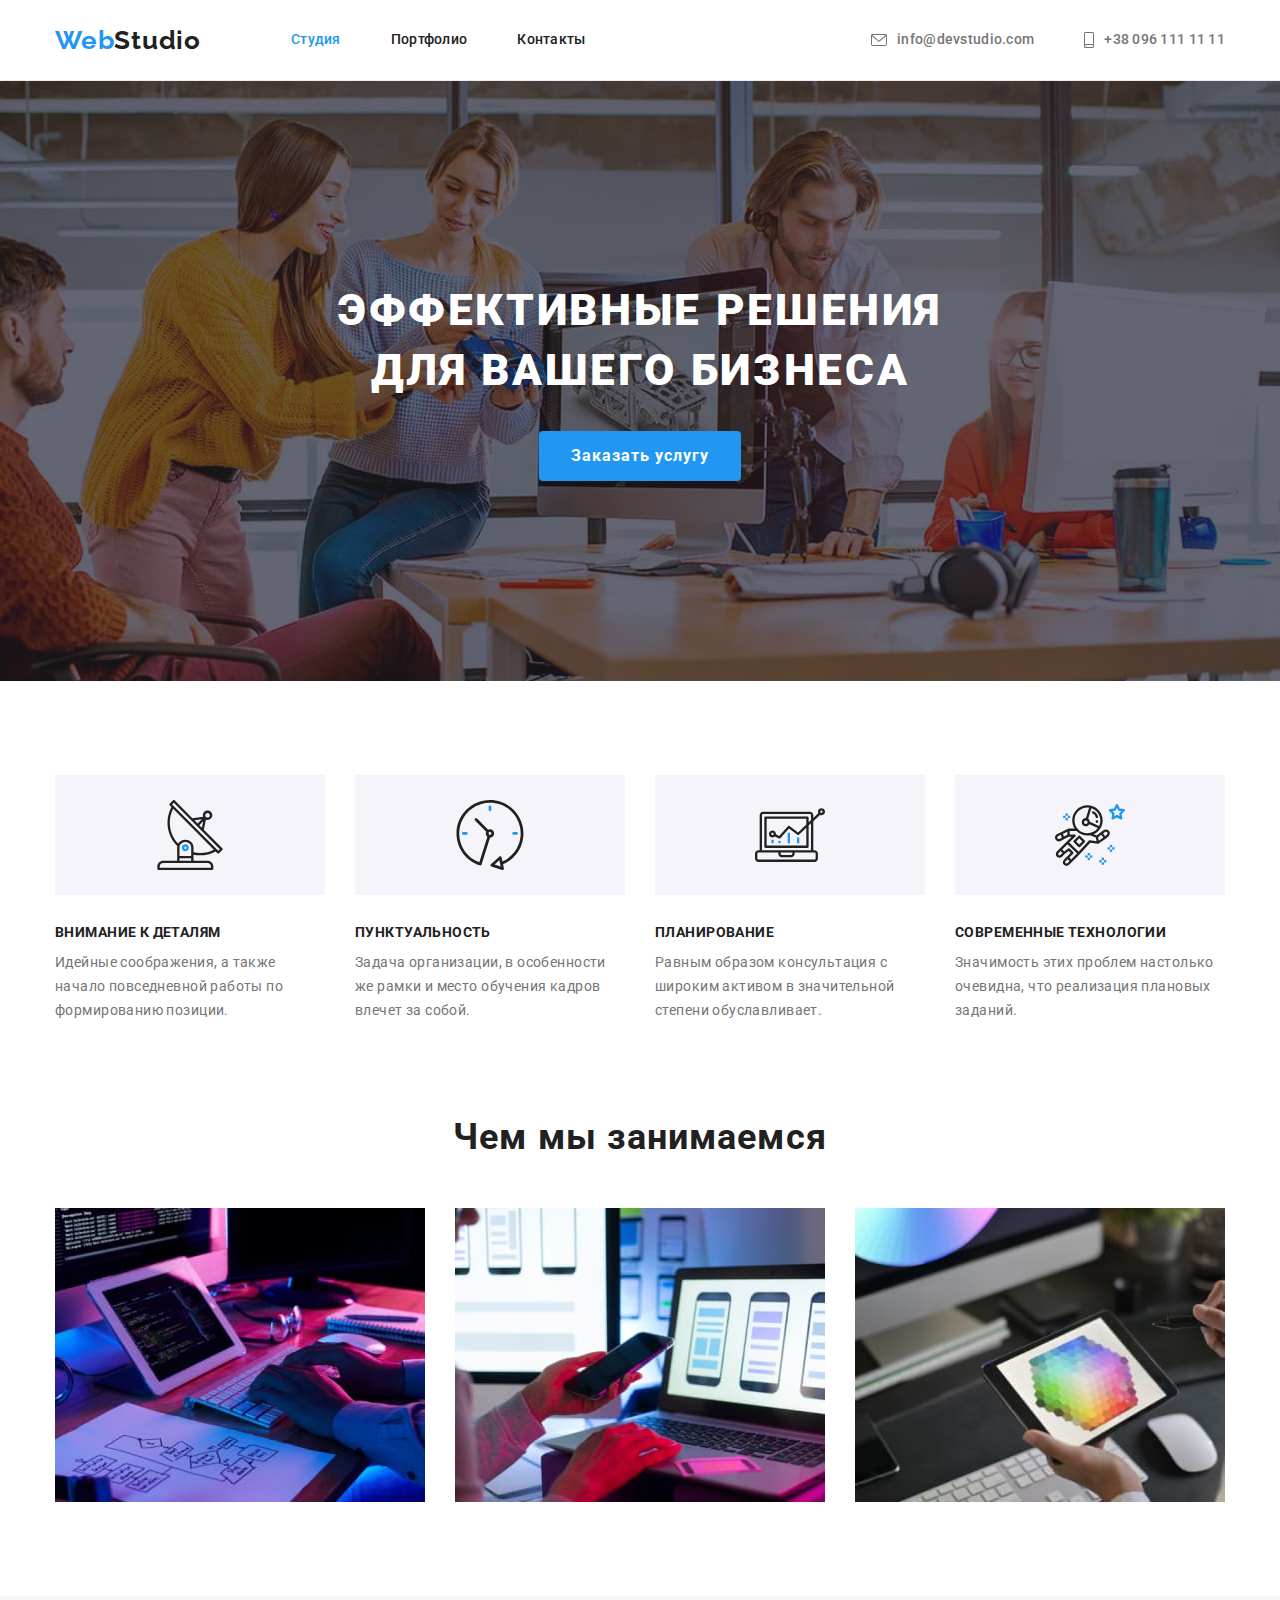
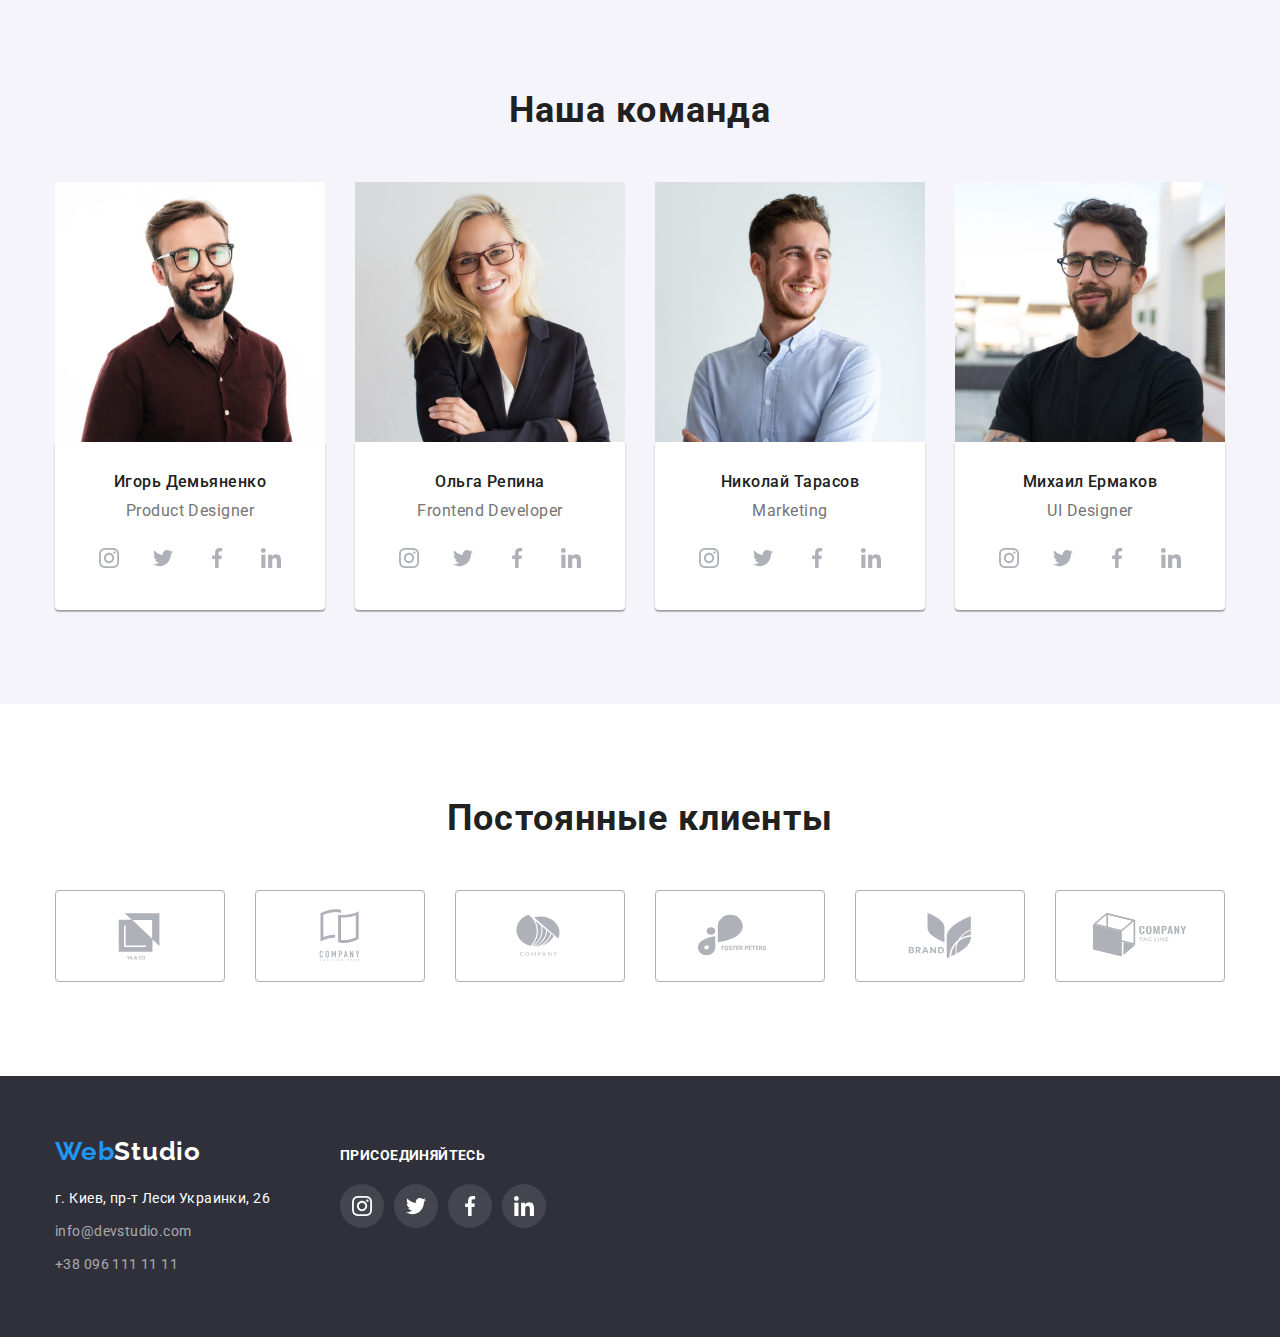
<file: index.html>
<!DOCTYPE html>
<html lang="ru">

<head>
    <meta charset="UTF-8">
    <meta http-equiv="X-UA-Compatible" content="IE=edge">
    <meta name="viewport" content="width=device-width, initial-scale=1.0">
    <title>Document</title>
    <link href="https://fonts.googleapis.com/css2?family=Raleway:wght@700&family=Roboto:wght@400;500;700;900&display=swap"
        rel="stylesheet">
    <link rel="stylesheet" href="https://cdnjs.cloudflare.com/ajax/libs/modern-normalize/1.1.0/modern-normalize.min.css">
    <link rel="stylesheet" href="./css/styles.css">
</head>

<body>
    <!-- Шапка сайта -->
    <header class="page-header">
        <div class="container main-nav">
            <nav class="main-nav">
                <a href="/" class="logo">Web<span class="logo-header">Studio</span></a>
                <ul class="site-nav list">
                    <li class="item"><a href="./index.html" class="link current">Студия</a></li>
                    <li class="item"><a href="./portfolio.html" class="link">Портфолио</a></li>
                    <li class="item"><a href="" class="link">Контакты</a></li>
                </ul>
            </nav>
            <ul class="auth-nav list">
                <li class="item">
                    <a href="mailto:info@devstudio.com" class="link">
                        <svg class="icon" width="16" height="12">
                            <use href="./images/icons.svg#icon-envelope"></use>
                        </svg><span class="link-element">info@devstudio.com</span>
                    </a>
                </li>
                <li class="item">
                    <a href="tell:+380961111111" class="link">
                        <svg class="icon" width="10" height="16">
                            <use href="./images/icons.svg#icon-smartphone"></use>
                        </svg><span class="link-element">+38 096 111 11 11</span>
                    </a>
                </li>
            </ul>
        </div>
    </header>
        
    <main>
        <!-- Герой -->
        <section class="hero">
            <div class="container">
                <h1 class="hero-title">Эффективные решения<br /> для вашего бизнеса</h1>
                <button type="button" class="button">Заказать услугу</button>
            </div>
        </section>

        <!-- Преимущества -->

        <section class="section-feature">
            <div class="container">
                <h2 class="visually-hidden">Почему мы</h2>
                <ul class="feature-list list">
                    <li class="feature-element">
                        <div class="feature-icon">
                            <svg width="70" height="70">
                                <use href="./images/icons.svg#icon-antenna-1"></use>
                            </svg>
                        </div>
                        <h3 class="title">Внимание к деталям</h3>
                        <p>Идейные соображения, а также начало повседневной работы по формированию позиции.</p>
                    </li>
                    <li class="feature-element">
                        <div class="feature-icon">
                            <svg width="70" height="70">
                                <use href="./images/icons.svg#icon-clock-1"></use>
                            </svg>
                        </div>
                        <h3 class="title">Пунктуальность</h3>
                        <p>Задача организации, в особенности же рамки и место обучения кадров влечет за собой.</p>
                    </li>
                    <li class="feature-element">
                        <div class="feature-icon">
                            <svg width="70" height="70">
                                <use href="./images/icons.svg#icon-diagram-1"></use>
                            </svg>
                        </div>
                        <h3 class="title">Планирование</h3>
                        <p>Равным образом консультация с широким активом в значительной степени обуславливает.</p>
                    </li>
                    <li class="feature-element">
                        <div class="feature-icon">
                            <svg width="70" height="70">
                                <use href="./images/icons.svg#icon-astronaut-1"></use>
                            </svg>
                        </div>
                        <h3 class="title">Современные технологии</h3>
                        <p>Значимость этих проблем настолько очевидна, что реализация плановых заданий.</p>
                    </li>
                </ul>
            </div>
        </section>

        <!-- Что делаем -->

        <section class="section">
            <div class="container">
                <h2 class="section-title">Чем мы занимаемся</h2>
                <ul class="list work">
                    <li class="work-element">
                        <img src="./images/box1.jpg" alt="Десктопные приложения" width="370">
                    </li>
                    <li class="work-element">
                        <img src="./images/box2.jpg" alt="Мобильные приложения" width="370">
                    </li>
                    <li class="work-element">
                        <img src="./images/box3.jpg" alt="Дизайн" width="370">
                    </li>
                </ul>
            </div>
        </section>

        <!-- Команда -->

        <section class="section team">
            <div class="container">
                <h2 class="section-title">Наша команда</h2>
                <ul class="team-list list">
                    <li class="team-element">
                        <img src="./images/img1.jpg" alt="Product Designer" width="270">
                        <div class="team-content">
                            <h3 class="title">Игорь Демьяненко</h3>
                            <p class="text">Product Designer</p>
                            <ul class="team-social-list list">
                                <li class="team-social-item">
                                    <a href="" class="team-social-link">
                                        <svg class="team-social-icon" width="20" height="20">
                                            <use href="./images/icons.svg#icon-instagram-2"></use>
                                        </svg>
                                    </a>
                                </li>
                                <li class="team-social-item">
                                    <a href="" class="team-social-link">
                                        <svg class="team-social-icon" width="20" height="20">
                                            <use href="./images/icons.svg#icon-twitter-1"></use>
                                        </svg>
                                    </a>
                                </li>
                                <li class="team-social-item">
                                    <a href="" class="team-social-link">
                                        <svg class="team-social-icon" width="20" height="20">
                                            <use href="./images/icons.svg#icon-facebook-1"></use>
                                        </svg>
                                    </a>
                                </li>
                                <li class="team-social-item">
                                    <a href="" class="team-social-link">
                                        <svg class="team-social-icon" width="20" height="20">
                                            <use href="./images/icons.svg#icon-linkedin-1"></use>
                                        </svg>
                                    </a>
                                </li>
                            </ul>
                        </div>
                    </li>
                    <li class="team-element">
                        <img src="./images/img2.jpg" alt="Frontend Developer" width="270">
                        <div class="team-content">
                            <h3 class="title">Ольга Репина</h3>
                            <p class="text">Frontend Developer</p>
                            <ul class="team-social-list list">
                                <li class="team-social-item">
                                    <a href="" class="team-social-link">
                                        <svg class="team-social-icon" width="20" height="20">
                                            <use href="./images/icons.svg#icon-instagram-2"></use>
                                        </svg>
                                    </a>
                                </li>
                                <li class="team-social-item">
                                    <a href="" class="team-social-link">
                                        <svg class="team-social-icon" width="20" height="20">
                                            <use href="./images/icons.svg#icon-twitter-1"></use>
                                        </svg>
                                    </a>
                                </li>
                                <li class="team-social-item">
                                    <a href="" class="team-social-link">
                                        <svg class="team-social-icon" width="20" height="20">
                                            <use href="./images/icons.svg#icon-facebook-1"></use>
                                        </svg>
                                    </a>
                                </li>
                                <li class="team-social-item">
                                    <a href="" class="team-social-link">
                                        <svg class="team-social-icon" width="20" height="20">
                                            <use href="./images/icons.svg#icon-linkedin-1"></use>
                                        </svg>
                                    </a>
                                </li>
                            </ul>
                        </div>
                    </li>
                    <li class="team-element">
                        <img src="./images/img3.jpg" alt="Marketing" width="270">
                        <div class="team-content">
                            <h3 class="title">Николай Тарасов</h3>
                            <p class="text">Marketing</p>
                            <ul class="team-social-list list">
                                <li class="team-social-item">
                                    <a href="" class="team-social-link">
                                        <svg class="team-social-icon" width="20" height="20">
                                            <use href="./images/icons.svg#icon-instagram-2"></use>
                                        </svg>
                                    </a>
                                </li>
                                <li class="team-social-item">
                                    <a href="" class="team-social-link">
                                        <svg class="team-social-icon" width="20" height="20">
                                            <use href="./images/icons.svg#icon-twitter-1"></use>
                                        </svg>
                                    </a>
                                </li>
                                <li class="team-social-item">
                                    <a href="" class="team-social-link">
                                        <svg class="team-social-icon" width="20" height="20">
                                            <use href="./images/icons.svg#icon-facebook-1"></use>
                                        </svg>
                                    </a>
                                </li>
                                <li class="team-social-item">
                                    <a href="" class="team-social-link">
                                        <svg class="team-social-icon" width="20" height="20">
                                            <use href="./images/icons.svg#icon-linkedin-1"></use>
                                        </svg>
                                    </a>
                                </li>
                            </ul>
                        </div>
                    </li>
                    <li class="team-element">
                        <img src="./images/img4.jpg" alt="UI Designer" width="270">
                        <div class="team-content">
                            <h3 class="title">Михаил Ермаков</h3>
                            <p class="text">UI Designer</p>
                            <ul class="team-social-list list">
                                <li class="team-social-item">
                                    <a href="" class="team-social-link">
                                        <svg class="team-social-icon" width="20" height="20">
                                            <use href="./images/icons.svg#icon-instagram-2"></use>
                                        </svg>
                                    </a>
                                </li>
                                <li class="team-social-item">
                                    <a href="" class="team-social-link">
                                        <svg class="team-social-icon" width="20" height="20">
                                            <use href="./images/icons.svg#icon-twitter-1"></use>
                                        </svg>
                                    </a>
                                </li>
                                <li class="team-social-item">
                                    <a href="" class="team-social-link">
                                        <svg class="team-social-icon" width="20" height="20">
                                            <use href="./images/icons.svg#icon-facebook-1"></use>
                                        </svg>
                                    </a>
                                </li>
                                <li class="team-social-item">
                                    <a href="" class="team-social-link">
                                        <svg class="team-social-icon" width="20" height="20">
                                            <use href="./images/icons.svg#icon-linkedin-1"></use>
                                        </svg>
                                    </a>
                                </li>
                            </ul>
                        </div>
                    </li>
                </ul>
            </div>
        </section>

        <!-- Клиенты -->
        <section class="section">
            <div class="container">
                <h2 class="section-title">Постоянные клиенты</h2>
                <ul class="clients-list list">
                    <li class="clients-item">
                        <a href="" class="clients-link">
                            <svg class="clients-icon" width="106" height="60">
                                <use href="./images/icons.svg#icon-Logo"></use>
                            </svg>
                        </a>
                    </li>
                    <li class="clients-item">
                        <a href="" class="clients-link">
                            <svg class="clients-icon" width="106" height="60">
                                <use href="./images/icons.svg#icon-Logo-1"></use>
                            </svg>
                        </a>
                    </li>
                    <li class="clients-item">
                        <a href="" class="clients-link">
                            <svg class="clients-icon" width="106" height="60">
                                <use href="./images/icons.svg#icon-Logo-2"></use>
                            </svg>
                        </a>
                    </li>
                    <li class="clients-item">
                        <a href="" class="clients-link">
                            <svg class="clients-icon" width="106" height="60">
                                <use href="./images/icons.svg#icon-Logo-3"></use>
                            </svg>
                        </a>
                    </li>
                    <li class="clients-item">
                        <a href="" class="clients-link">
                            <svg class="clients-icon" width="106" height="60">
                                <use href="./images/icons.svg#icon-Logo-4"></use>
                            </svg>
                        </a>
                    </li>
                    <li class="clients-item">
                        <a href="" class="clients-link">
                            <svg class="clients-icon" width="106" height="60">
                                <use href="./images/icons.svg#icon-Logo-5"></use>
                            </svg>
                        </a>
                    </li>
                </ul>
            </div>
        </section>
    </main>
    
    <!-- Футер -->

    <footer class="footer">
        <div class="container footer-element">
            <div class="footer-element-contact">
                <a href="/" class="logo logo-element">Web<span class="logo-footer">Studio</span></a>
                <p class="address contact-element">
                    г. Киев, пр-т Леси Украинки, 26
                </p>
                <address>
                    <ul class="contact list">
                        <li class="contact-element">
                            <a href="mailto:info@devstudio.com" class="link">info@devstudio.com</a>
                        </li>
                        <li class="contact-element">
                            <a href="tell:+380961111111" class="link">+38 096 111 11 11</a>
                        </li>
                    </ul>
                </address>
            </div>
            <div class="footer-element-social">
                <p class="social">ПРИСОЕДИНЯЙТЕСЬ</p>
                <ul class="social-list">
                    <li class="social-item list">
                        <a href="" class="social-link">
                            <svg class="social-icon" width="20" height="20">
                                <use href="./images/icons.svg#icon-instagram-2"></use>
                            </svg>
                        </a>
                    </li>
                    <li class="social-item list">
                        <a href="" class="social-link">
                            <svg class="social-icon" width="20" height="20">
                                <use href="./images/icons.svg#icon-twitter-1"></use>
                            </svg>
                        </a>
                    </li>
                    <li class="social-item list">
                        <a href="" class="social-link">
                            <svg class="social-icon" width="20" height="20">
                                <use href="./images/icons.svg#icon-facebook-1"></use>
                            </svg>
                        </a>
                    </li>
                    <li class="social-item list">
                        <a href="" class="social-link">
                            <svg class="social-icon" width="20" height="20">
                                <use href="./images/icons.svg#icon-linkedin-1"></use>
                            </svg>
                        </a>
                    </li>
                </ul>
            </div>
        </div>
    </footer>
</body>

</html>
</file>
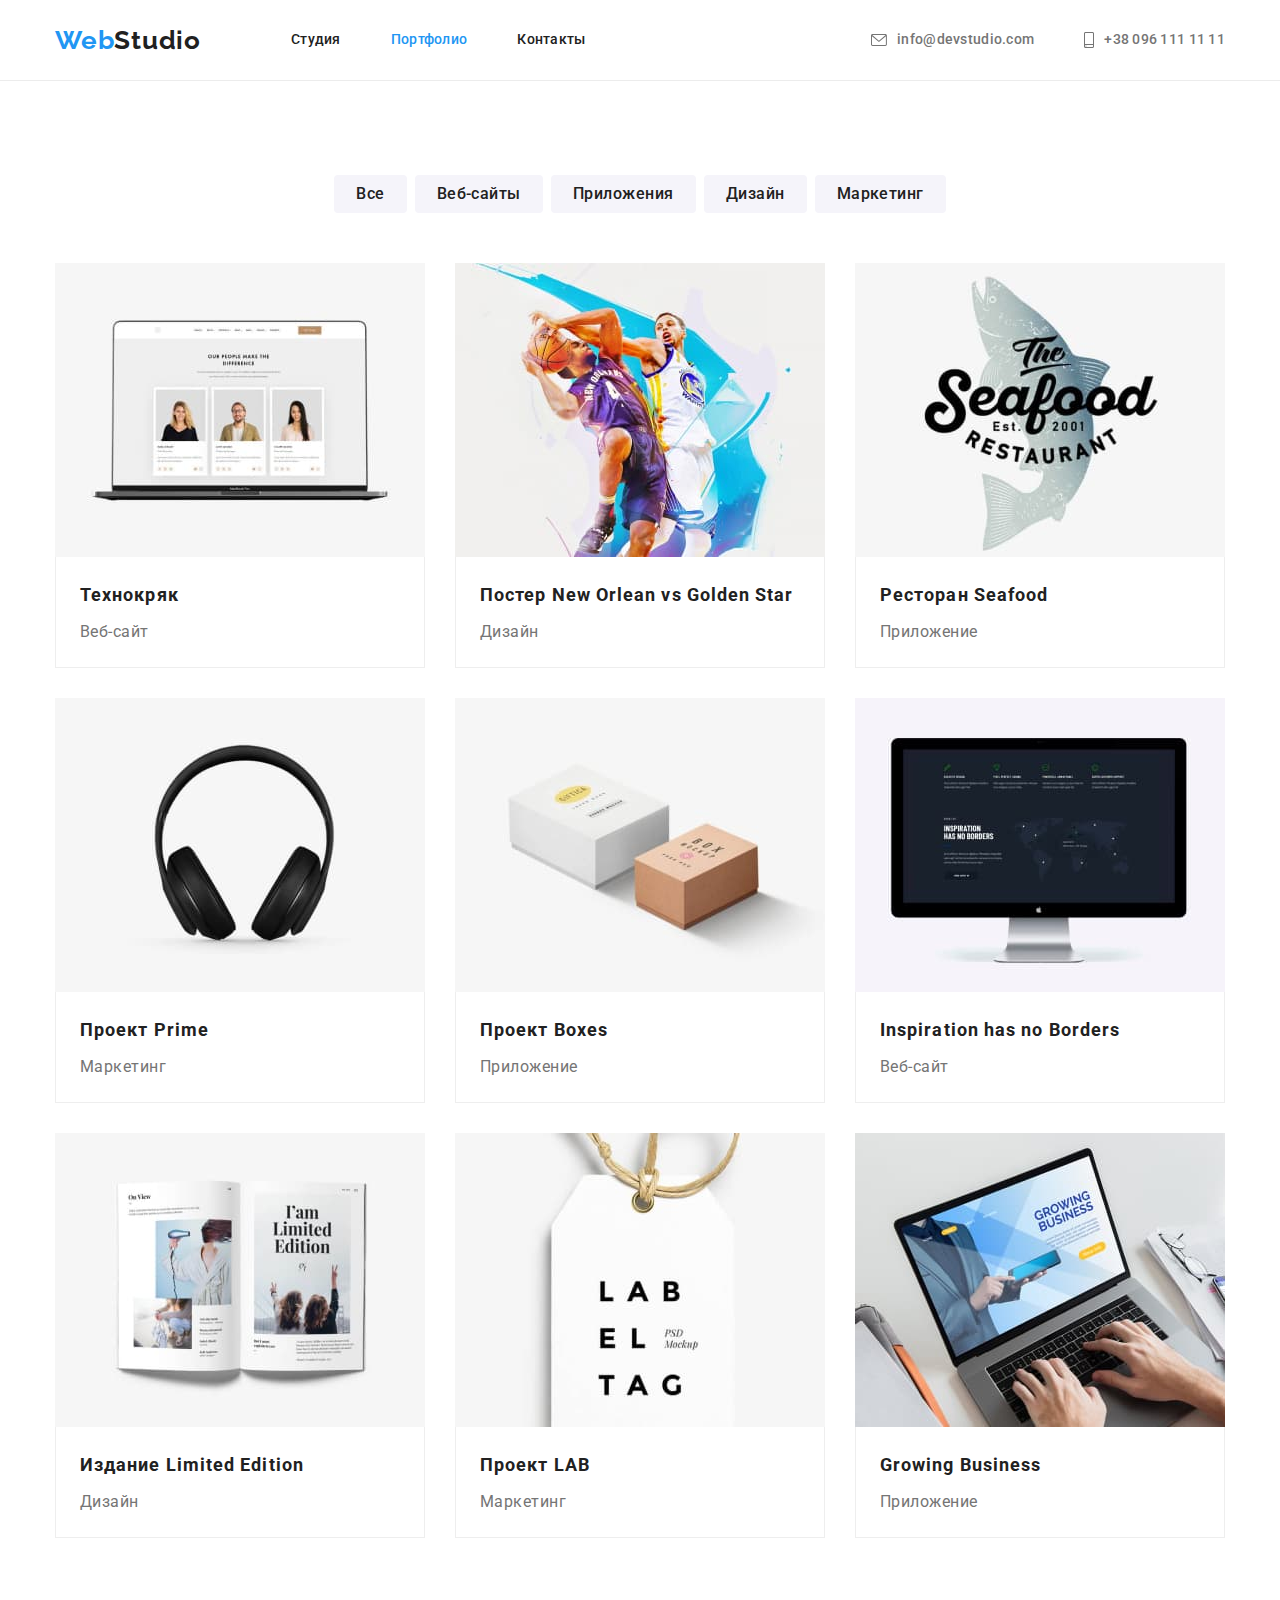
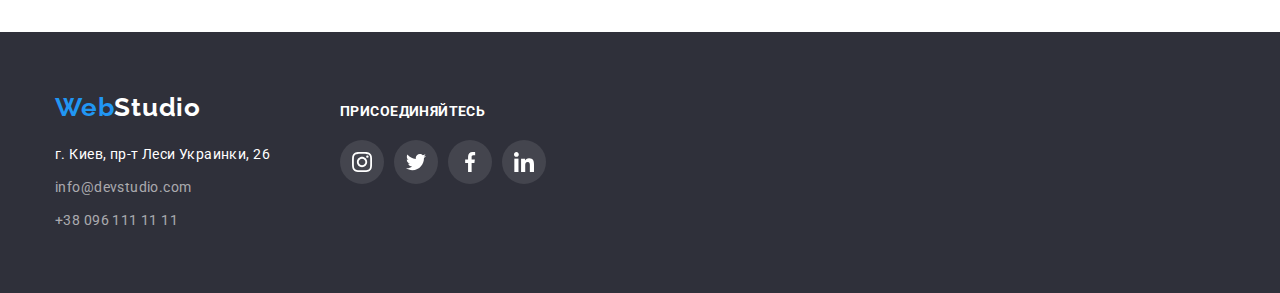
<file: portfolio.html>
<!DOCTYPE html>
<html lang="ru">

<head>
    <meta charset="UTF-8">
    <meta http-equiv="X-UA-Compatible" content="IE=edge">
    <meta name="viewport" content="width=device-width, initial-scale=1.0">
    <title>Document</title>
    <link href="https://fonts.googleapis.com/css2?family=Raleway:wght@700&family=Roboto:wght@400;500;700;900&display=swap"
        rel="stylesheet">
    <link rel="stylesheet" href="https://cdnjs.cloudflare.com/ajax/libs/modern-normalize/1.1.0/modern-normalize.min.css">
    <link rel="stylesheet" href="./css/styles.css">
</head>

<body>
    <!-- Шапка сайта -->
    <header class="page-header">
        <div class="container main-nav">
            <nav class="main-nav">
                <a href="/" class="logo">Web<span class="logo-header">Studio</span></a>
                <ul class="site-nav list">
                    <li class="item"><a href="./index.html" class="link">Студия</a></li>
                    <li class="item"><a href="./portfolio.html" class="link current">Портфолио</a></li>
                    <li class="item"><a href="" class="link">Контакты</a></li>
                </ul>
            </nav>
            <ul class="auth-nav list">
                <li class="item">
                    <a href="mailto:info@devstudio.com" class="link">
                        <svg class="icon" width="16" height="12">
                            <use href="./images/icons.svg#icon-envelope"></use>
                        </svg><span class="link-element">info@devstudio.com</span>
                    </a>
                </li>
                <li class="item">
                    <a href="tell:+380961111111" class="link">
                        <svg class="icon" width="10" height="16">
                            <use href="./images/icons.svg#icon-smartphone"></use>
                        </svg><span class="link-element">+38 096 111 11 11</span>
                    </a>
                </li>
            </ul>
        </div>
    </header>

    <main>
        <section class="section">
            <div class="container">
                <h1 class="visually-hidden">Портфолио</h1>
                    <ul class="filtr list">
                        <li class="filtr-element"><button type="button" class="link">Все</button></li>
                        <li class="filtr-element"><button type="button" class="link">Веб-сайты</button></li>
                        <li class="filtr-element"><button type="button" class="link">Приложения</button></li>
                        <li class="filtr-element"><button type="button" class="link">Дизайн</button></li>
                        <li class="filtr-element"><button type="button" class="link">Маркетинг</button></li>
                    </ul>
                    <ul class="portfolio-list list">
                        <li class="portfolio-element">
                            <a href="" class="portfolio-link">
                                <img src="./images/img5.jpg" alt="Веб-сайт" width="370">
                                <div class="portfolio-content">  
                                    <h2 class="title">Технокряк</h3>
                                    <p>Веб-сайт</p>
                                </div>
                            </a>
                        </li>
                        <li class="portfolio-element">
                            <a href="" class="portfolio-link">
                                <img src="./images/img6.jpg" alt="Дизайн" width="370">
                                <div class="portfolio-content">
                                    <h2 class="title">Постер New Orlean vs Golden Star</h3>
                                    <p>Дизайн</p>
                                </div>
                            </a>
                        </li>
                        <li class="portfolio-element">
                            <a href="" class="portfolio-link">
                                <img src="./images/img7.jpg" alt="Приложение" width="370">
                                <div class="portfolio-content">
                                    <h2 class="title">Ресторан Seafood</h3>
                                    <p>Приложение</p>
                                </div>
                            </a>
                        </li>
                        <li class="portfolio-element">
                            <a href="" class="portfolio-link">
                                <img src="./images/img8.jpg" alt="Маркетинг" width="370">
                                <div class="portfolio-content">
                                    <h2 class="title">Проект Prime</h3>
                                    <p>Маркетинг</p>
                                </div>
                            </a>
                        </li>
                        <li class="portfolio-element">
                            <a href="" class="portfolio-link">
                                <img src="./images/img9.jpg" alt="Приложение" width="370">
                                <div class="portfolio-content">
                                    <h2 class="title">Проект Boxes</h3>
                                    <p>Приложение</p>
                                </div>
                            </a>
                        </li>
                        <li class="portfolio-element">
                            <a href="" class="portfolio-link">
                                <img src="./images/img10.jpg" alt="Веб-сайт" width="370">
                                <div class="portfolio-content">
                                    <h2 class="title">Inspiration has no Borders</h3>
                                    <p>Веб-сайт</p>
                                </div>
                            </a>
                        </li>
                        <li class="portfolio-element">
                            <a href="" class="portfolio-link">
                                <img src="./images/img11.jpg" alt="Дизайн" width="370">
                                <div class="portfolio-content">
                                    <h2 class="title">Издание Limited Edition</h3>
                                    <p>Дизайн</p>
                                </div>
                            </a>
                        </li>
                        <li class="portfolio-element">
                            <a href="" class="portfolio-link">
                                <img src="./images/img12.jpg" alt="Маркетинг" width="370">
                                <div class="portfolio-content">
                                    <h2 class="title">Проект LAB</h3>
                                    <p>Маркетинг</p>
                                </div>
                            </a>
                        </li>
                        <li class="portfolio-element">
                            <a href="" class="portfolio-link">
                                <img src="./images/img13.jpg" alt="Приложение" width="370">
                                <div class="portfolio-content">
                                    <h2 class="title">Growing Business</h3>
                                    <p>Приложение</p>
                                </div>
                            </a>
                        </li>
                    </ul>
            </div>
        </section>
    </main>

    <!-- Футер -->
    <footer class="footer">
        <div class="container footer-element">
            <div class="footer-element-contact">
                <a href="/" class="logo logo-element">Web<span class="logo-footer">Studio</span></a>
                <p class="address contact-element">
                    г. Киев, пр-т Леси Украинки, 26
                </p>
                <address>
                    <ul class="contact list">
                        <li class="contact-element">
                            <a href="mailto:info@devstudio.com" class="link">info@devstudio.com</a>
                        </li>
                        <li class="contact-element">
                            <a href="tell:+380961111111" class="link">+38 096 111 11 11</a>
                        </li>
                    </ul>
                </address>
            </div>
            <div class="footer-element-social">
                <p class="social">ПРИСОЕДИНЯЙТЕСЬ</p>
                <ul class="social-list">
                    <li class="social-item list">
                        <a href="" class="social-link">
                            <svg class="social-icon" width="20" height="20">
                                <use href="./images/icons.svg#icon-instagram-2"></use>
                            </svg>
                        </a>
                    </li>
                    <li class="social-item list">
                        <a href="" class="social-link">
                            <svg class="social-icon" width="20" height="20">
                                <use href="./images/icons.svg#icon-twitter-1"></use>
                            </svg>
                        </a>
                    </li>
                    <li class="social-item list">
                        <a href="" class="social-link">
                            <svg class="social-icon" width="20" height="20">
                                <use href="./images/icons.svg#icon-facebook-1"></use>
                            </svg>
                        </a>
                    </li>
                    <li class="social-item list">
                        <a href="" class="social-link">
                            <svg class="social-icon" width="20" height="20">
                                <use href="./images/icons.svg#icon-linkedin-1"></use>
                            </svg>
                        </a>
                    </li>
                </ul>
            </div>
        </div>
    </footer>
</body>

</html>
</file>
<file: css/styles.css>
:root {
  --primary-text-color: #212121;
  --text-color: #757575;
  --accent-color: #2196f3;
  --primary-white-color: #ffffff;
  --background-color: #2f303a;
  --btn-background-color: #f5f4fa;
  --contact-text-color: rgba(255, 255, 255, 0.6);
  --portfolio-border-color: #eeeeee;
  --border-color: #ececec;
  --icon-color: #afb1b8;
  --background-icon: rgba(255, 255, 255, 0.1);
}

p,
h1,
h2,
h3,
h4,
h5,
h6 {
  margin: 0;
}

ul {
  margin: 0;
  padding: 0;
}

img {
  display: block;
}

body {
  color: var(--primary-text-color);
  background-color: var(--primary-white-color);
  font-family: Roboto, sans-serif;
}

.list {
  list-style: none;
}

.visually-hidden {
  position: absolute;
  width: 1px;
  height: 1px;
  margin: -1px;
  border: 0;
  padding: 0;

  white-space: nowrap;
  clip-path: inset(100%);
  clip: rect(0 0 0 0);
  overflow: hidden;
}

/* Page header */

.page-header {
  border-bottom: 1px solid var(--border-color);
  max-width: 1600px;
  margin: 0 auto;
}

.logo {
  color: var(--accent-color);
  font-family: Raleway, sans;
  font-weight: 700;
  font-size: 26px;
  line-height: 1.19;
  letter-spacing: 0.03em;
  text-decoration: none;
}

.logo-header {
  color: var(--primary-text-color);
}

/* Main nav */

.main-nav {
  display: flex;
  align-items: center;
}

.container {
  width: 1200px;
  padding-left: 15px;
  padding-right: 15px;
  margin: 0 auto;
}

/* Site nav */

.site-nav {
  display: flex;
  margin-left: 90px;
}

.site-nav .item:not(:last-child) {
  margin-right: 50px;
}

.site-nav .link {
  display: block;
  padding-top: 32px;
  padding-bottom: 32px;

  color: var(--primary-text-color);
  font-weight: 500;
  font-size: 14px;
  line-height: 1.14;
  letter-spacing: 0.02em;
  text-decoration: none;
}

.site-nav .link:hover,
.site-nav .link:focus {
  color: var(--accent-color);
}

.site-nav .link.current {
  color: var(--accent-color);
}

/* Auth nav */

.auth-nav {
  display: flex;
  margin-left: auto;
}

.auth-nav .item + .item {
  margin-left: 50px;
}

.auth-nav .link {
  display: flex;
  align-items: center;
  padding-top: 32px;
  padding-bottom: 32px;

  color: var(--text-color);
  font-weight: 500;
  font-size: 14px;
  line-height: 1.14;
  letter-spacing: 0.02em;
  text-decoration: none;
}

.link-element {
  margin-left: 10px;
}

.icon {
  fill: currentColor;
}

.auth-nav .link:hover,
.auth-nav .link:focus {
  color: var(--accent-color);
}

/* Hero */

.hero {
  background: var(--background-color);
  background-image: linear-gradient(rgba(47, 48, 58, 0.4), rgba(47, 48, 58, 0.4)),
    url(../images/img14.jpg);
  background-repeat: no-repeat;
  background-position: center;
  background-size: cover;
  max-width: 1600px;
  margin: 0 auto;

  text-align: center;
  padding-top: 200px;
  padding-bottom: 200px;
}

.hero-title {
  color: var(--primary-white-color);
  font-weight: 900;
  font-size: 44px;
  line-height: 1.36;
  text-align: center;
  letter-spacing: 0.06em;
  text-transform: uppercase;

  margin-bottom: 30px;
}

.button {
  display: inline-block;
  align-items: center;
  cursor: pointer;
  border-radius: 4px;
  border: transparent;
  padding: 10px 32px;
  min-width: 200px;

  color: var(--primary-white-color);
  background-color: var(--accent-color);
  font-weight: 700;
  font-size: 16px;
  line-height: 1.88;
  text-align: center;
  letter-spacing: 0.06em;
  font-family: inherit;
}

/* Features */

.section-feature {
  padding-top: 94px;
}

.feature-list {
  display: flex;

  color: var(--text-color);
  font-size: 14px;
  line-height: 1.71;
  letter-spacing: 0.03em;
}

.feature-list .title {
  color: var(--primary-text-color);
  font-weight: 700;
  font-size: 14px;
  line-height: 1.14;
  letter-spacing: 0.03em;
  text-transform: uppercase;

  margin-bottom: 10px;
}

.feature-element {
  width: 270px;
}

.feature-element:not(:last-child) {
  margin-right: 30px;
}

.feature-icon {
  height: 120px;
  background-color: var(--btn-background-color);
  display: flex;
  align-items: center;
  justify-content: center;
  margin-bottom: 30px;
}

/* Section */

.section {
  padding-top: 94px;
  padding-bottom: 94px;
}

.section-title {
  font-weight: bold;
  font-size: 36px;
  line-height: 1.16;
  text-align: center;
  letter-spacing: 0.03em;

  margin-bottom: 50px;
}

/* Work */

.work {
  display: flex;
}
.work-element:not(:last-child) {
  margin-right: 30px;
}

/* Team */

.team {
  background: var(--btn-background-color);
  max-width: 1600px;
  margin: 0 auto;
}

.team-element {
  width: 270px;
}

.team-element:not(:last-child) {
  margin-right: 30px;
}

.team-list {
  display: flex;

  color: var(--text-color);
  font-size: 16px;
  line-height: 1.19;
  text-align: center;
  letter-spacing: 0.03em;
}

.team-list .title {
  color: var(--primary-text-color);
  font-weight: 500;
  font-size: 16px;
  line-height: 1.19;
  text-align: center;
  letter-spacing: 0.03em;

  margin-bottom: 10px;
}

.team-content {
  padding-top: 30px;
  padding-bottom: 30px;

  background-color: var(--primary-white-color);
  box-shadow: 0px 1px 3px rgba(0, 0, 0, 0.12), 0px 1px 1px rgba(0, 0, 0, 0.14),
    0px 2px 1px rgba(0, 0, 0, 0.2);
  border-radius: 0px 0px 4px 4px;
}

.text {
  margin-bottom: 16px;
}

.team-social-list {
  display: flex;
  justify-content: center;
}

.team-social-item + .team-social-item {
  margin-left: 10px;
}

.team-social-link {
  width: 44px;
  height: 44px;
  border-radius: 50%;
  display: flex;
  align-items: center;
  justify-content: center;
  color: var(--icon-color);
}

.team-social-icon {
  fill: currentColor;
}

.team-social-link:hover,
.team-social-link:focus {
  background-color: var(--accent-color);
  color: var(--primary-white-color);
}

/* Clients */

.clients-list {
  display: flex;
  justify-content: center;
}

.clients-item + .clients-item {
  margin-left: 30px;
}

.clients-item {
  width: 170px;
  height: 92px;
}

.clients-link {
  width: 100%;
  height: 100%;
  border: 1px solid var(--icon-color);
  box-sizing: border-box;
  border-radius: 4px;
  display: flex;
  align-items: center;
  justify-content: center;
  color: var(--icon-color);
}

.clients-icon {
  fill: currentColor;
}

.clients-link:hover,
.clients-link:focus {
  border-color: var(--accent-color);
  color: var(--accent-color);
}

/* Portfolio */

.filtr {
  display: flex;
  justify-content: center;
  margin-bottom: 50px;
}
.filtr-element:not(:last-child) {
  margin-right: 8px;
}

.filtr .link {
  color: var(--primary-text-color);
  background-color: var(--btn-background-color);
  font-weight: 500;
  font-size: 16px;
  line-height: 1.63;
  text-align: center;
  letter-spacing: 0.03em;
  font-family: inherit;

  cursor: pointer;
  border-radius: 4px;
  border: transparent;
  padding: 6px 22px;
}

.filtr .link:hover,
.filtr .link:focus {
  color: var(--primary-white-color);
  background-color: var(--accent-color);
  box-shadow: 0px 1px 1px rgba(0, 0, 0, 0.12), 0px 4px 4px rgba(0, 0, 0, 0.06),
    1px 4px 6px rgba(0, 0, 0, 0.16);
}

.portfolio-list {
  display: flex;
  flex-wrap: wrap;

  font-size: 16px;
  line-height: 1.88;
  letter-spacing: 0.03em;
}

.portfolio-element {
  width: 370px;
  margin-right: 30px;
  margin-bottom: 30px;
  background: var(--primary-white-color);
  box-sizing: border-box;
}

.portfolio-link {
  display: block;
  text-decoration: none;
}

.portfolio-element .portfolio-link:hover,
.portfolio-element .portfolio-link:focus {
  box-shadow: 0px 1px 1px rgba(0, 0, 0, 0.12), 0px 4px 4px rgba(0, 0, 0, 0.06),
    1px 4px 6px rgba(0, 0, 0, 0.16);
}

.portfolio-element:nth-child(3n) {
  margin-right: 0;
}

.portfolio-element:nth-last-child(-n + 3) {
  margin-bottom: 0;
}

.portfolio-list .title {
  margin-bottom: 4px;
  color: var(--primary-text-color);
  font-size: 18px;
  line-height: 2;
  letter-spacing: 0.06em;
}

.portfolio-content {
  color: var(--text-color);
  border-left: 1px solid var(--portfolio-border-color);
  border-bottom: 1px solid var(--portfolio-border-color);
  border-right: 1px solid var(--portfolio-border-color);
  padding: 20px 24px;
}

/* Footer */

.footer {
  background: var(--background-color);
  max-width: 1600px;
  margin: 0 auto;
  padding-top: 60px;
  padding-bottom: 60px;
}

.footer-element {
  display: flex;
  align-items: baseline;
}

.footer-element-contact {
  margin-right: 70px;
}

.logo-footer {
  color: var(--primary-white-color);
}

.logo-element {
  display: block;
  margin-bottom: 20px;
}

.address {
  color: var(--primary-white-color);
  font-size: 14px;
  line-height: 1.71;
  letter-spacing: 0.03em;
  text-decoration: none;
}

.contact .link {
  color: var(--contact-text-color);
  font-style: normal;
  font-size: 14px;
  line-height: 1.71;
  letter-spacing: 0.03em;
  text-decoration: none;
}

.contact .link:hover,
.contact .link:focus {
  color: var(--accent-color);
}

.contact-element:not(:last-child) {
  margin-bottom: 9px;
}

.social {
  font-weight: bold;
  font-size: 14px;
  line-height: 1.14;
  letter-spacing: 0.03em;
  text-transform: uppercase;
  color: var(--primary-white-color);
  margin-bottom: 20px;
}

.social-list {
  display: flex;
  justify-content: center;
}

.social-item + .social-item {
  margin-left: 10px;
}

.social-link {
  width: 44px;
  height: 44px;
  border-radius: 50%;
  display: flex;
  align-items: center;
  justify-content: center;
  color: var(--primary-white-color);
  background-color: var(--background-icon);
}

.social-icon {
  fill: currentColor;
}

.social-link:hover,
.social-link:focus {
  background-color: var(--accent-color);
}
</file>
